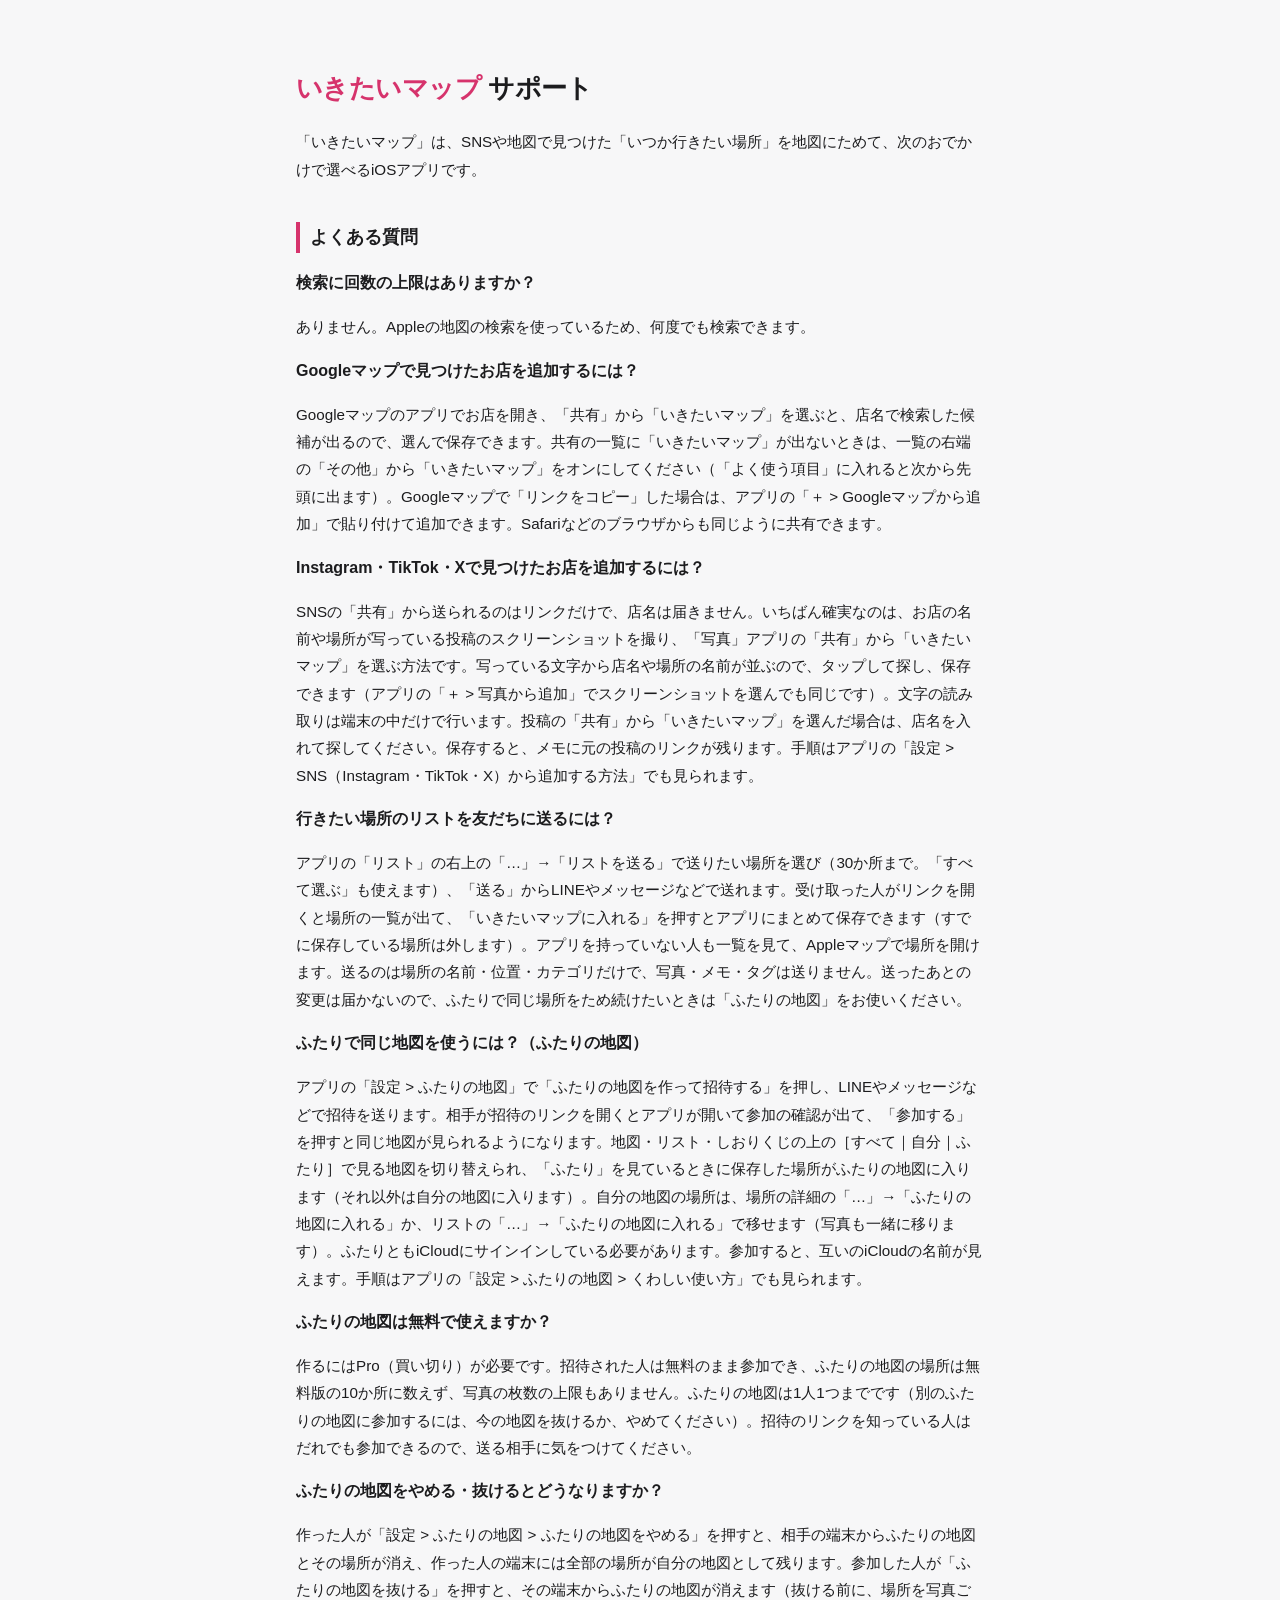
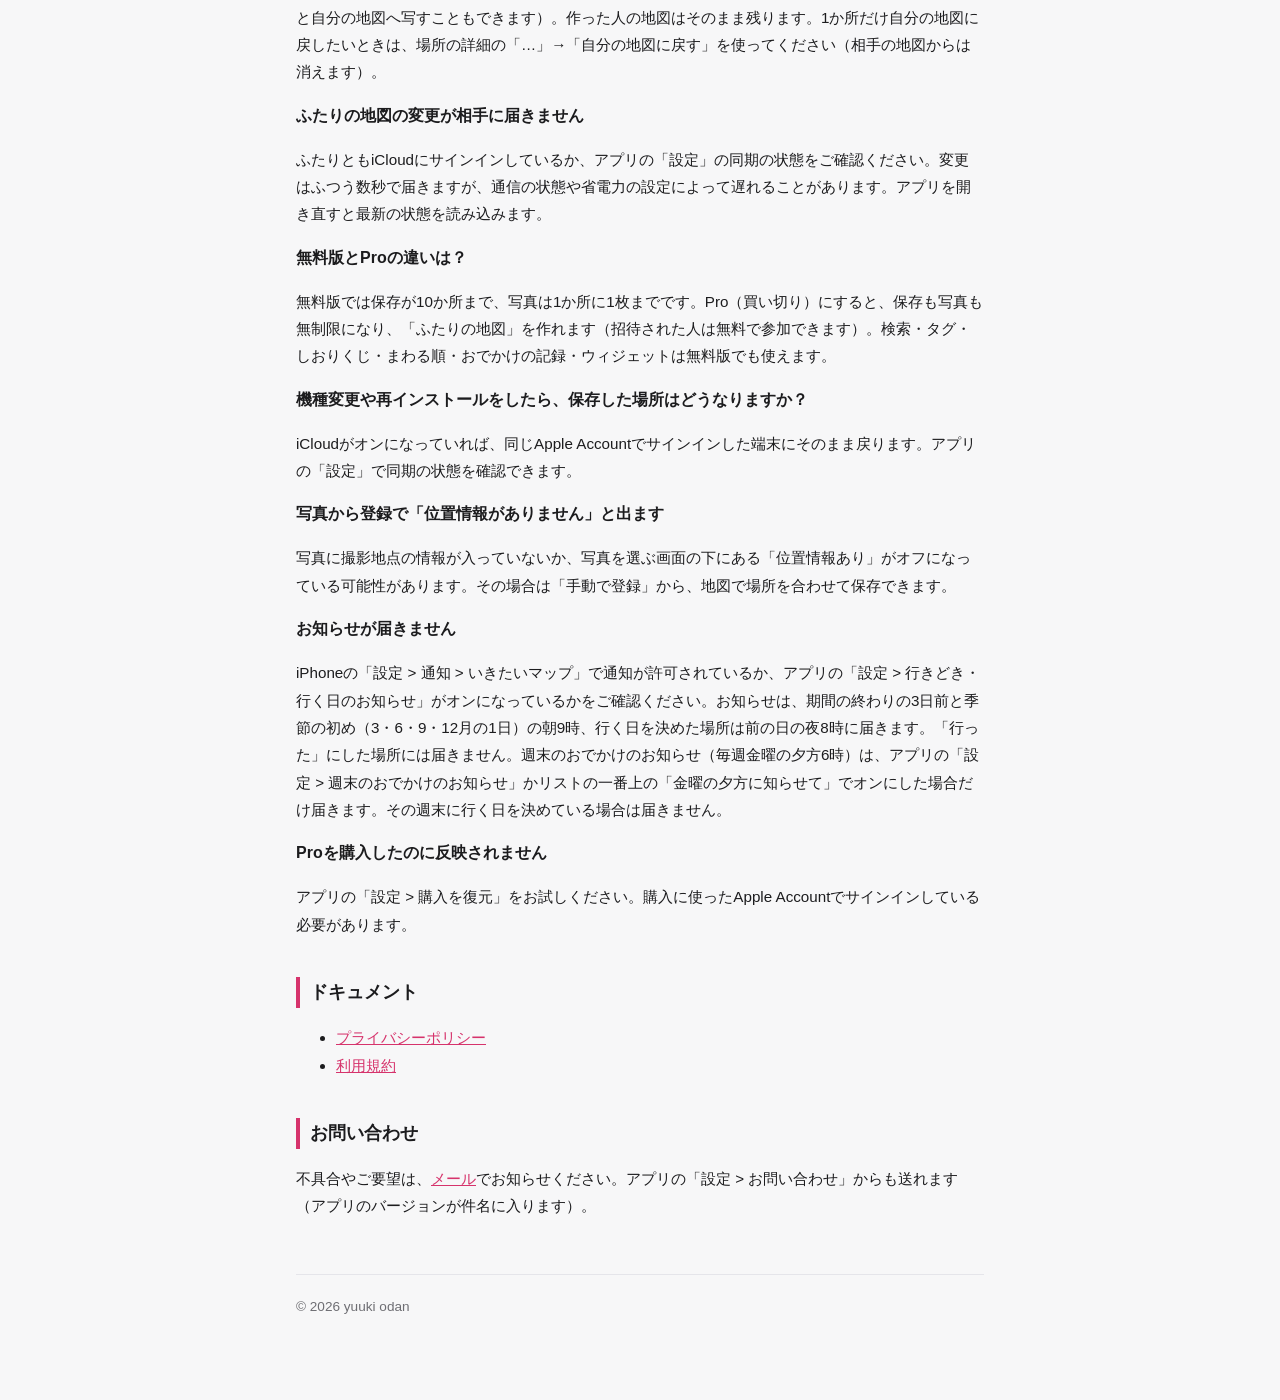
<file: index.html>
<!DOCTYPE html>
<html lang="ja">
<head>
<meta charset="UTF-8">
<meta name="viewport" content="width=device-width, initial-scale=1">
<title>いきたいマップ サポート</title>
<link rel="stylesheet" href="style.css">
</head>
<body>
<main>
<h1><span class="app">いきたいマップ</span> サポート</h1>
<p>「いきたいマップ」は、SNSや地図で見つけた「いつか行きたい場所」を地図にためて、次のおでかけで選べるiOSアプリです。</p>

<h2>よくある質問</h2>
<h3>検索に回数の上限はありますか？</h3>
<p>ありません。Appleの地図の検索を使っているため、何度でも検索できます。</p>
<h3>Googleマップで見つけたお店を追加するには？</h3>
<p>Googleマップのアプリでお店を開き、「共有」から「いきたいマップ」を選ぶと、店名で検索した候補が出るので、選んで保存できます。共有の一覧に「いきたいマップ」が出ないときは、一覧の右端の「その他」から「いきたいマップ」をオンにしてください（「よく使う項目」に入れると次から先頭に出ます）。Googleマップで「リンクをコピー」した場合は、アプリの「＋ &gt; Googleマップから追加」で貼り付けて追加できます。Safariなどのブラウザからも同じように共有できます。</p>
<h3>Instagram・TikTok・Xで見つけたお店を追加するには？</h3>
<p>SNSの「共有」から送られるのはリンクだけで、店名は届きません。いちばん確実なのは、お店の名前や場所が写っている投稿のスクリーンショットを撮り、「写真」アプリの「共有」から「いきたいマップ」を選ぶ方法です。写っている文字から店名や場所の名前が並ぶので、タップして探し、保存できます（アプリの「＋ &gt; 写真から追加」でスクリーンショットを選んでも同じです）。文字の読み取りは端末の中だけで行います。投稿の「共有」から「いきたいマップ」を選んだ場合は、店名を入れて探してください。保存すると、メモに元の投稿のリンクが残ります。手順はアプリの「設定 &gt; SNS（Instagram・TikTok・X）から追加する方法」でも見られます。</p>
<h3>行きたい場所のリストを友だちに送るには？</h3>
<p>アプリの「リスト」の右上の「…」→「リストを送る」で送りたい場所を選び（30か所まで。「すべて選ぶ」も使えます）、「送る」からLINEやメッセージなどで送れます。受け取った人がリンクを開くと場所の一覧が出て、「いきたいマップに入れる」を押すとアプリにまとめて保存できます（すでに保存している場所は外します）。アプリを持っていない人も一覧を見て、Appleマップで場所を開けます。送るのは場所の名前・位置・カテゴリだけで、写真・メモ・タグは送りません。送ったあとの変更は届かないので、ふたりで同じ場所をため続けたいときは「ふたりの地図」をお使いください。</p>
<h3>ふたりで同じ地図を使うには？（ふたりの地図）</h3>
<p>アプリの「設定 &gt; ふたりの地図」で「ふたりの地図を作って招待する」を押し、LINEやメッセージなどで招待を送ります。相手が招待のリンクを開くとアプリが開いて参加の確認が出て、「参加する」を押すと同じ地図が見られるようになります。地図・リスト・しおりくじの上の［すべて｜自分｜ふたり］で見る地図を切り替えられ、「ふたり」を見ているときに保存した場所がふたりの地図に入ります（それ以外は自分の地図に入ります）。自分の地図の場所は、場所の詳細の「…」→「ふたりの地図に入れる」か、リストの「…」→「ふたりの地図に入れる」で移せます（写真も一緒に移ります）。ふたりともiCloudにサインインしている必要があります。参加すると、互いのiCloudの名前が見えます。手順はアプリの「設定 &gt; ふたりの地図 &gt; くわしい使い方」でも見られます。</p>
<h3>ふたりの地図は無料で使えますか？</h3>
<p>作るにはPro（買い切り）が必要です。招待された人は無料のまま参加でき、ふたりの地図の場所は無料版の10か所に数えず、写真の枚数の上限もありません。ふたりの地図は1人1つまでです（別のふたりの地図に参加するには、今の地図を抜けるか、やめてください）。招待のリンクを知っている人はだれでも参加できるので、送る相手に気をつけてください。</p>
<h3>ふたりの地図をやめる・抜けるとどうなりますか？</h3>
<p>作った人が「設定 &gt; ふたりの地図 &gt; ふたりの地図をやめる」を押すと、相手の端末からふたりの地図とその場所が消え、作った人の端末には全部の場所が自分の地図として残ります。参加した人が「ふたりの地図を抜ける」を押すと、その端末からふたりの地図が消えます（抜ける前に、場所を写真ごと自分の地図へ写すこともできます）。作った人の地図はそのまま残ります。1か所だけ自分の地図に戻したいときは、場所の詳細の「…」→「自分の地図に戻す」を使ってください（相手の地図からは消えます）。</p>
<h3>ふたりの地図の変更が相手に届きません</h3>
<p>ふたりともiCloudにサインインしているか、アプリの「設定」の同期の状態をご確認ください。変更はふつう数秒で届きますが、通信の状態や省電力の設定によって遅れることがあります。アプリを開き直すと最新の状態を読み込みます。</p>
<h3>無料版とProの違いは？</h3>
<p>無料版では保存が10か所まで、写真は1か所に1枚までです。Pro（買い切り）にすると、保存も写真も無制限になり、「ふたりの地図」を作れます（招待された人は無料で参加できます）。検索・タグ・しおりくじ・まわる順・おでかけの記録・ウィジェットは無料版でも使えます。</p>
<h3>機種変更や再インストールをしたら、保存した場所はどうなりますか？</h3>
<p>iCloudがオンになっていれば、同じApple Accountでサインインした端末にそのまま戻ります。アプリの「設定」で同期の状態を確認できます。</p>
<h3>写真から登録で「位置情報がありません」と出ます</h3>
<p>写真に撮影地点の情報が入っていないか、写真を選ぶ画面の下にある「位置情報あり」がオフになっている可能性があります。その場合は「手動で登録」から、地図で場所を合わせて保存できます。</p>
<h3>お知らせが届きません</h3>
<p>iPhoneの「設定 &gt; 通知 &gt; いきたいマップ」で通知が許可されているか、アプリの「設定 &gt; 行きどき・行く日のお知らせ」がオンになっているかをご確認ください。お知らせは、期間の終わりの3日前と季節の初め（3・6・9・12月の1日）の朝9時、行く日を決めた場所は前の日の夜8時に届きます。「行った」にした場所には届きません。週末のおでかけのお知らせ（毎週金曜の夕方6時）は、アプリの「設定 &gt; 週末のおでかけのお知らせ」かリストの一番上の「金曜の夕方に知らせて」でオンにした場合だけ届きます。その週末に行く日を決めている場合は届きません。</p>
<h3>Proを購入したのに反映されません</h3>
<p>アプリの「設定 &gt; 購入を復元」をお試しください。購入に使ったApple Accountでサインインしている必要があります。</p>

<h2>ドキュメント</h2>
<ul>
<li><a href="privacy.html">プライバシーポリシー</a></li>
<li><a href="terms.html">利用規約</a></li>
</ul>

<h2>お問い合わせ</h2>
<p>不具合やご要望は、<a href="mailto:web-studio@ymail.ne.jp?subject=%E3%81%84%E3%81%8D%E3%81%9F%E3%81%84%E3%83%9E%E3%83%83%E3%83%97%20%E3%81%8A%E5%95%8F%E3%81%84%E5%90%88%E3%82%8F%E3%81%9B">メール</a>でお知らせください。アプリの「設定 &gt; お問い合わせ」からも送れます（アプリのバージョンが件名に入ります）。</p>
<footer>© 2026 yuuki odan</footer>
</main>
</body>
</html>
</file>
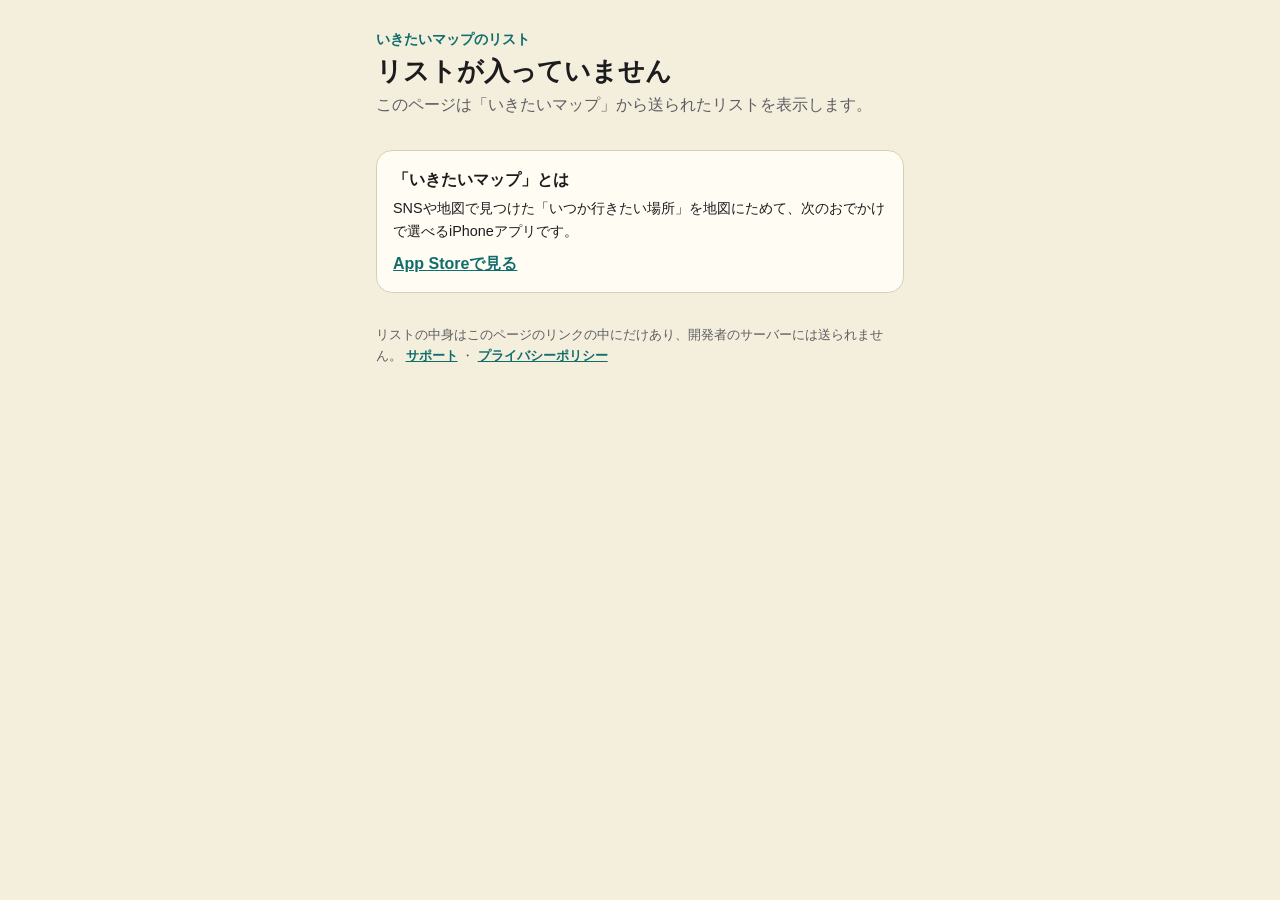
<file: list.html>
<!DOCTYPE html>
<html lang="ja">
<head>
<meta charset="UTF-8">
<meta name="viewport" content="width=device-width, initial-scale=1">
<!-- 外のものは何も読み込まない（一覧はリンクの「#」の後ろにあり、このページの中だけで読む） -->
<meta http-equiv="Content-Security-Policy" content="default-src 'none'; style-src 'unsafe-inline'; script-src 'unsafe-inline'; base-uri 'none'; form-action 'none'">
<meta name="robots" content="noindex">
<meta property="og:title" content="いきたいマップのリスト">
<meta property="og:description" content="行きたい場所のリストが届きました。開くと一覧を見られます">
<meta property="og:type" content="website">
<title>いきたいマップのリスト</title>
<style>
  /* アプリと同じ配色（UI/Theme.swift: brandFill・brand・canvas・paper・subInk） */
  :root { --brand: #0F6E6C; --fill: #0F6E6C; --ink: #1C1C1E; --sub: #5E5E63; --canvas: #F4EEDD; --paper: #FFFCF3; --line: #D8CFB6; }
  @media (prefers-color-scheme: dark) {
    :root { --brand: #5CC9C3; --ink: #F2F2F7; --sub: #AEAEB2; --canvas: #1B1A17; --paper: #2C2C2E; --line: #5A5A5E; }
  }
  * { box-sizing: border-box; }
  body { margin: 0; background: var(--canvas); color: var(--ink); line-height: 1.6;
         font-family: -apple-system, "Hiragino Maru Gothic ProN", "Hiragino Sans", "Noto Sans JP", sans-serif; }
  main { max-width: 560px; margin: 0 auto; padding: 28px 16px 48px; }
  .eyebrow { color: var(--brand); font-weight: 700; font-size: 0.9rem; margin: 0; }
  h1 { font-size: 1.6rem; line-height: 1.3; margin: 4px 0; overflow-wrap: anywhere; }
  .count { color: var(--sub); margin: 0 0 20px; }
  .open { display: block; text-align: center; background: var(--fill); color: #fff; text-decoration: none;
          font-weight: 700; font-size: 1.05rem; padding: 14px; border-radius: 999px; }
  .note { color: var(--sub); font-size: 0.85rem; margin: 8px 4px 24px; }
  /* 受け取り方の手順（番号の丸は白い文字を載せるので fill） */
  .steps { margin: 0 0 16px; padding: 12px 16px; background: var(--paper); border: 1px solid var(--line); border-radius: 16px; }
  .steps p { display: flex; gap: 10px; align-items: flex-start; margin: 4px 0; font-size: 0.95rem; }
  .steps span { flex: none; width: 1.5em; height: 1.5em; border-radius: 50%; background: var(--fill); color: #fff;
                font-size: 0.8rem; font-weight: 700; display: grid; place-items: center; margin-top: 0.1em; }
  ol { list-style: none; padding: 0; margin: 0; background: var(--paper); border: 1px solid var(--line); border-radius: 16px; }
  li { display: flex; align-items: center; gap: 12px; padding: 12px 16px; border-top: 1px solid var(--line); }
  li:first-child { border-top: none; }
  .emoji { flex: none; width: 40px; height: 40px; border-radius: 10px; background: var(--canvas);
           display: grid; place-items: center; font-size: 1.3rem; }
  .text { flex: 1; min-width: 0; }
  .name { font-weight: 600; overflow-wrap: anywhere; }
  .category { color: var(--sub); font-size: 0.8rem; }
  li a { color: var(--brand); font-size: 0.9rem; white-space: nowrap; text-decoration: none; padding: 12px 0 12px 8px; }
  .about { margin-top: 32px; padding: 16px; background: var(--paper); border: 1px solid var(--line); border-radius: 16px; }
  .about h2 { font-size: 1rem; margin: 0 0 4px; }
  .about p { margin: 0 0 8px; font-size: 0.9rem; }
  .about a, footer a { color: var(--brand); font-weight: 600; }
  footer { margin-top: 32px; color: var(--sub); font-size: 0.8rem; }
  [hidden] { display: none !important; }
</style>
</head>
<body>
<main>
  <p class="eyebrow">いきたいマップのリスト</p>
  <h1 id="title">リストを読み込んでいます…</h1>
  <p class="count" id="count"></p>
  <div id="actions" hidden>
    <div class="steps">
      <p><span>1</span>下の「いきたいマップに入れる」を押す</p>
      <p><span>2</span>アプリが開いたら「◯か所を保存」を押す</p>
    </div>
    <a class="open" id="open" href="ikitaimap://import">いきたいマップに入れる</a>
    <p class="note">まだ保存していない場所をまとめて保存できます。押してもアプリが開かないときは、画面のメニュー（「…」など）から「ブラウザで開く」（Safari）を選び、もう一度押してください。アプリが無いときは、下の「App Storeで見る」から入れてから、もう一度このボタンを押してください。</p>
  </div>
  <ol id="list" hidden></ol>
  <section class="about">
    <h2>「いきたいマップ」とは</h2>
    <p>SNSや地図で見つけた「いつか行きたい場所」を地図にためて、次のおでかけで選べるiPhoneアプリです。</p>
    <a href="https://apps.apple.com/app/id6816359193">App Storeで見る</a>
  </section>
  <footer>
    リストの中身はこのページのリンクの中にだけあり、開発者のサーバーには送られません。
    <a href="./">サポート</a> ・ <a href="privacy.html">プライバシーポリシー</a>
  </footer>
</main>
<script>
  // 形式（v1・アプリの Domain/SpotListLink.swift と同じ）:
  // リンクの「#」の後ろ = base64url( deflate-raw( {"v":1,"t":見出し,"p":[[名前, 緯度×10⁵, 経度×10⁵, カテゴリ, 場所ID?], …]} ) )
  const CATEGORIES = {
    cafe: ["☕️", "カフェ"], food: ["🍴", "ごはん"], sightseeing: ["📸", "観光"], play: ["🎡", "遊び"],
    shopping: ["🛍️", "買い物"], nature: ["🌿", "自然"], other: ["📍", "その他"]
  };
  const MAX_PLACES = 30;

  async function decode(fragment) {
    const b64 = fragment.replace(/-/g, "+").replace(/_/g, "/");
    const bytes = Uint8Array.from(atob(b64 + "===".slice((b64.length + 3) % 4)), c => c.charCodeAt(0));
    const stream = new Blob([bytes]).stream().pipeThrough(new DecompressionStream("deflate-raw"));
    const data = JSON.parse(await new Response(stream).text());
    if (data.v !== 1 || !Array.isArray(data.p)) throw new Error("format");
    const places = data.p.filter(p => Array.isArray(p) && typeof p[0] === "string" && p[0].trim()
                                    && Number.isInteger(p[1]) && Number.isInteger(p[2])).slice(0, MAX_PLACES);
    if (places.length === 0) throw new Error("empty");
    const title = typeof data.t === "string" && data.t.trim() ? data.t.trim().slice(0, 20) : "行きたい場所";
    return { title, places };
  }

  function element(tag, className, text) {
    const el = document.createElement(tag);
    if (className) el.className = className;
    if (text !== undefined) el.textContent = text;
    return el;
  }

  // 開いたままのページで「#」の後ろだけが変わったとき（別のリストのリンクを開いた）は読み直す
  addEventListener("hashchange", () => location.reload());

  (async () => {
    const fragment = location.hash.slice(1);
    const title = document.getElementById("title");
    if (!fragment) {
      title.textContent = "リストが入っていません";
      document.getElementById("count").textContent = "このページは「いきたいマップ」から送られたリストを表示します。";
      return;
    }
    try {
      const { title: name, places } = await decode(fragment);
      title.textContent = name;
      document.title = `${name} - いきたいマップのリスト`;
      document.getElementById("count").textContent = `${places.length}か所`;
      document.getElementById("open").href = "ikitaimap://import#" + fragment;
      document.getElementById("actions").hidden = false;
      const list = document.getElementById("list");
      for (const [placeName, lat, lon, category] of places) {
        const [emoji, label] = CATEGORIES[category] || CATEGORIES.other;
        const li = element("li");
        const text = element("div", "text");
        text.append(element("div", "name", placeName.trim().slice(0, 80)), element("div", "category", label));
        const map = element("a", "", "地図で見る");
        map.href = `https://maps.apple.com/?ll=${lat / 1e5},${lon / 1e5}&q=${encodeURIComponent(placeName)}`;
        li.append(element("span", "emoji", emoji), text, map);
        list.append(li);
      }
      list.hidden = false;
    } catch (e) {
      title.textContent = "リストを読み取れませんでした";
      document.getElementById("count").textContent =
        "リンクが途中で切れていないか、送ってくれた人に確かめてください。";
    }
  })();
</script>
</body>
</html>
</file>
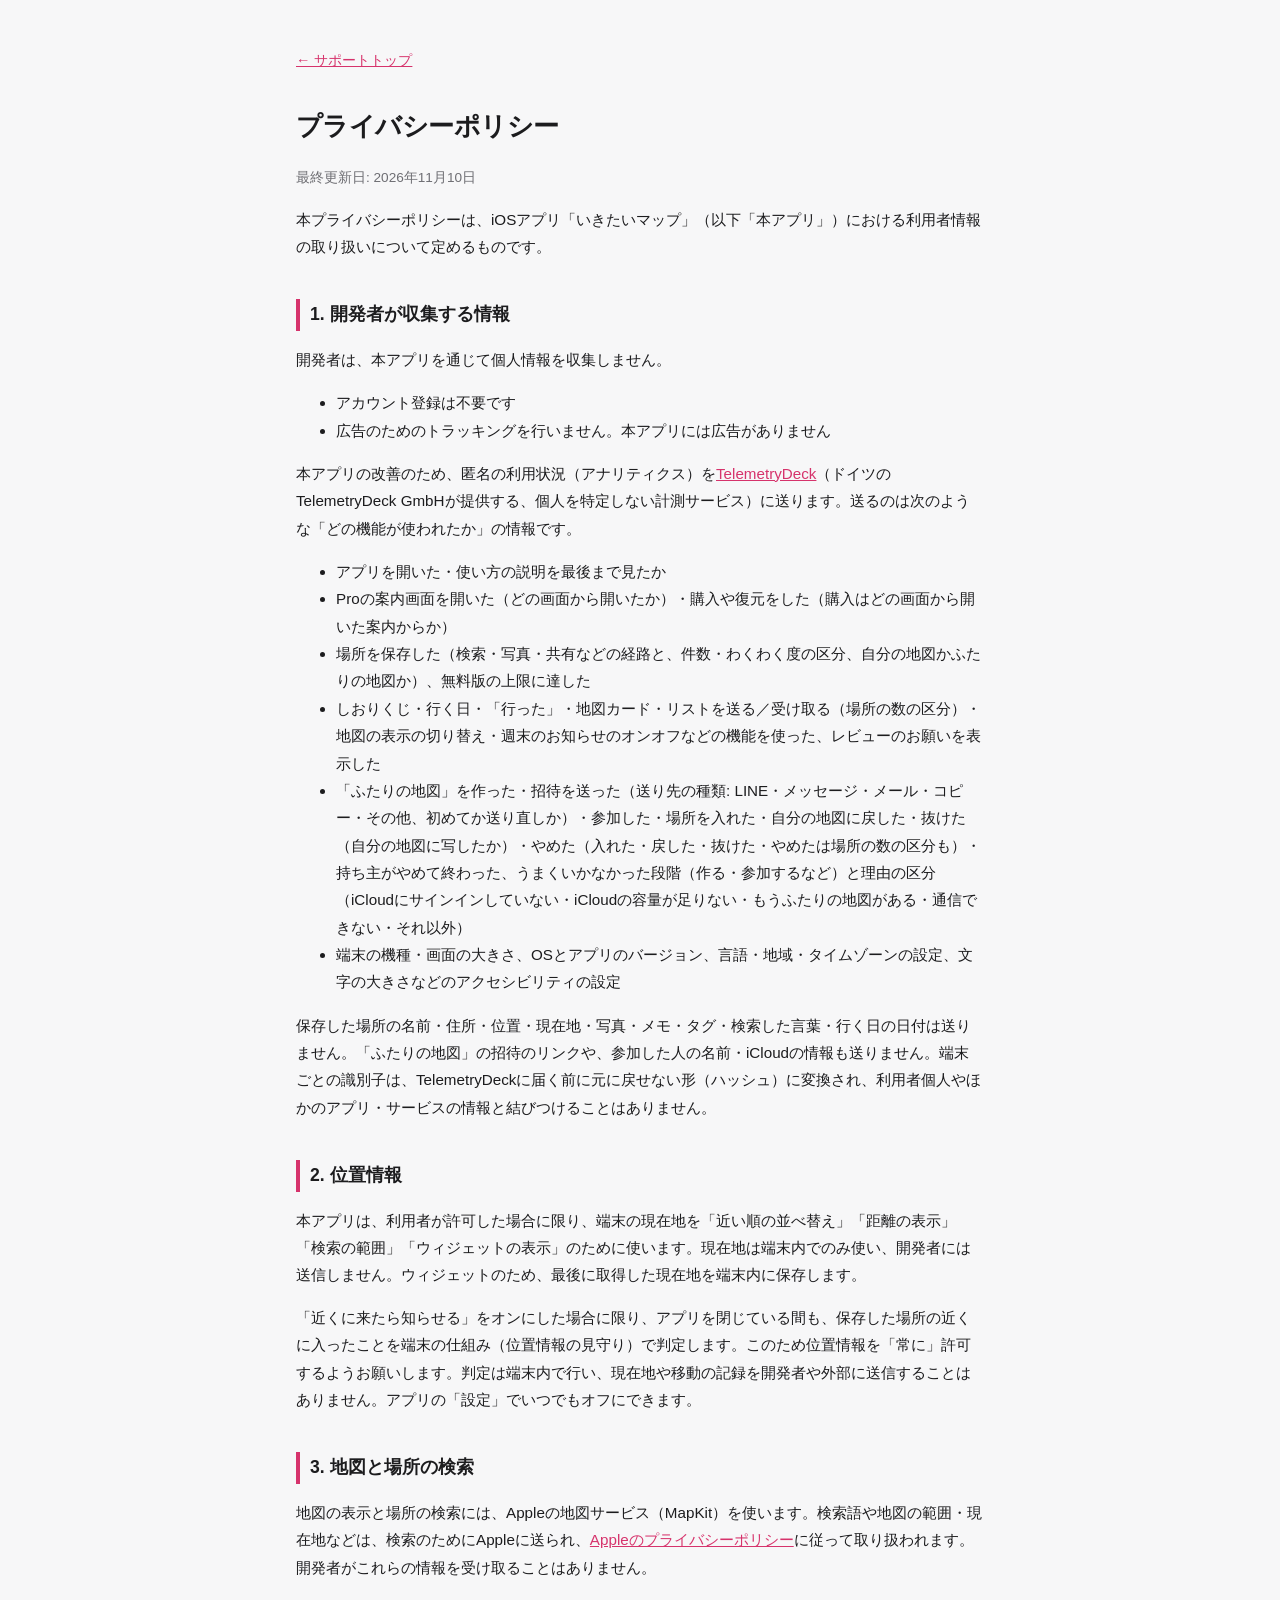
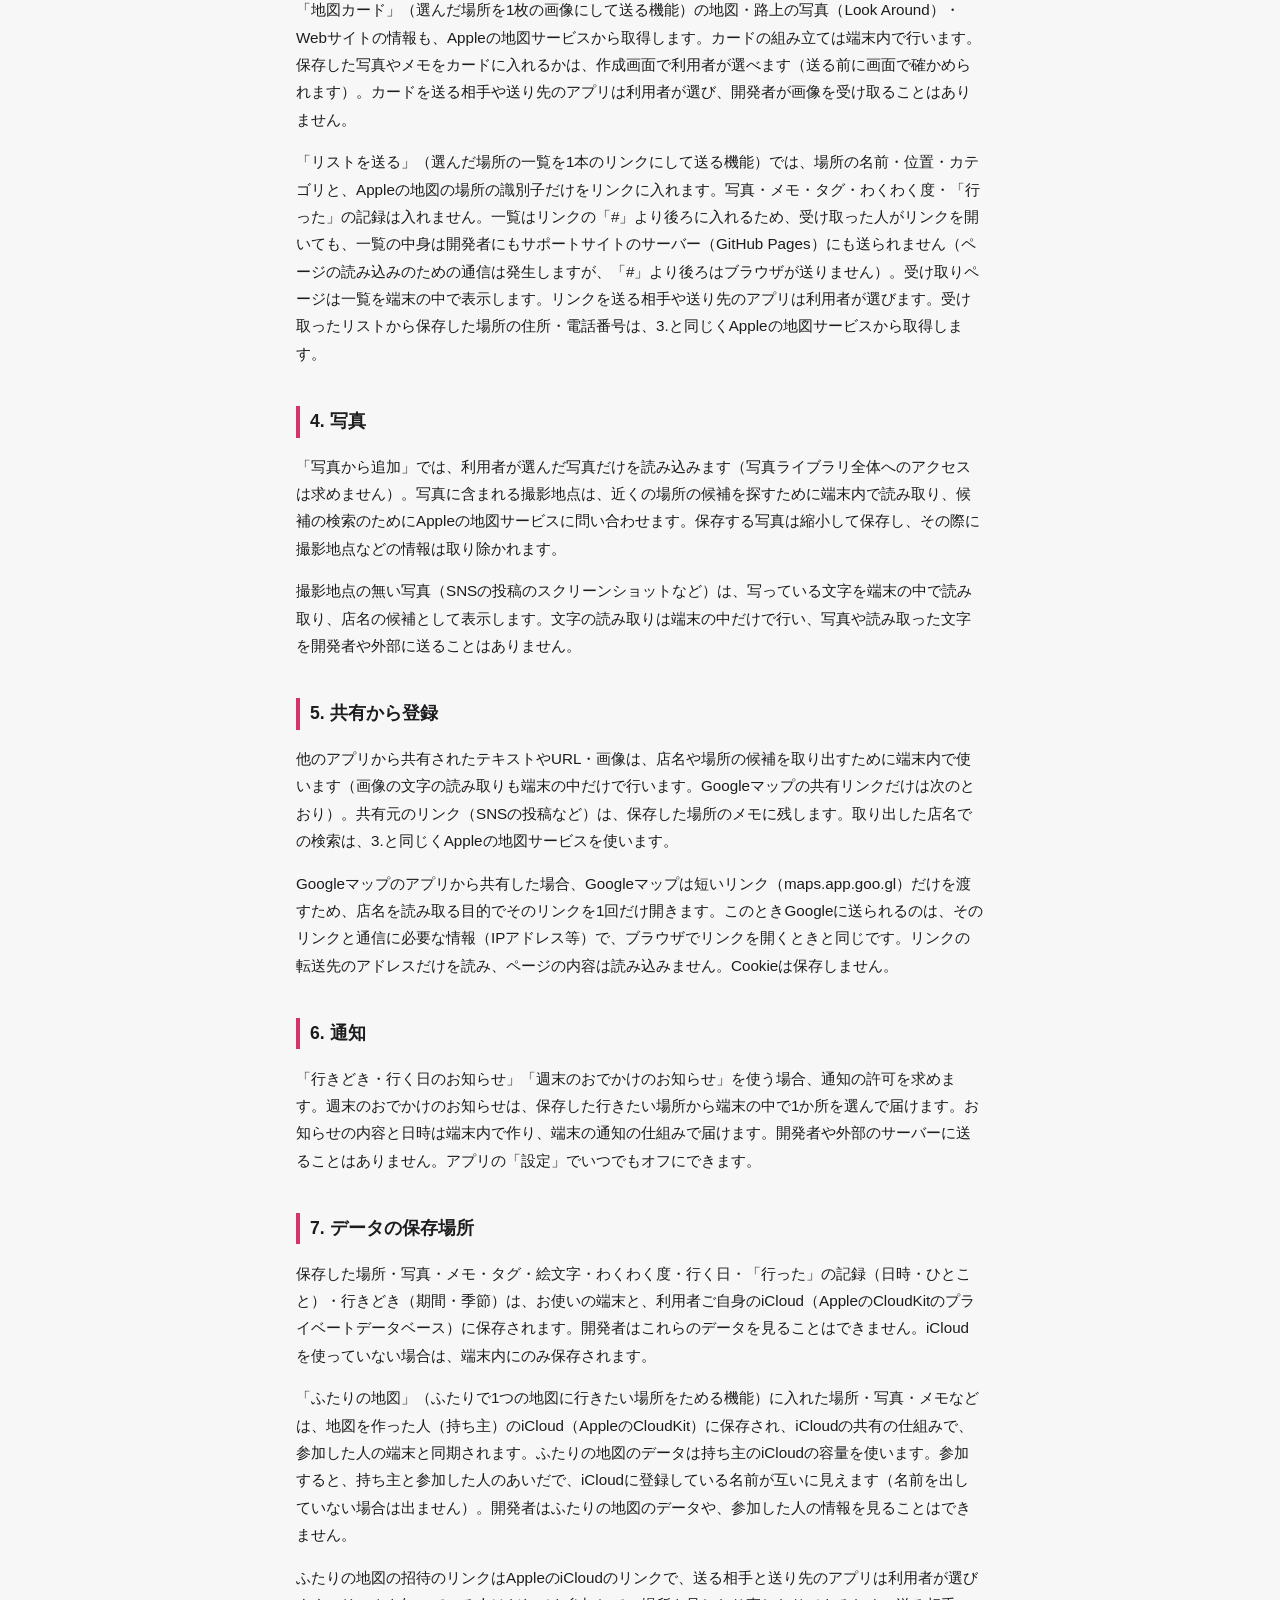
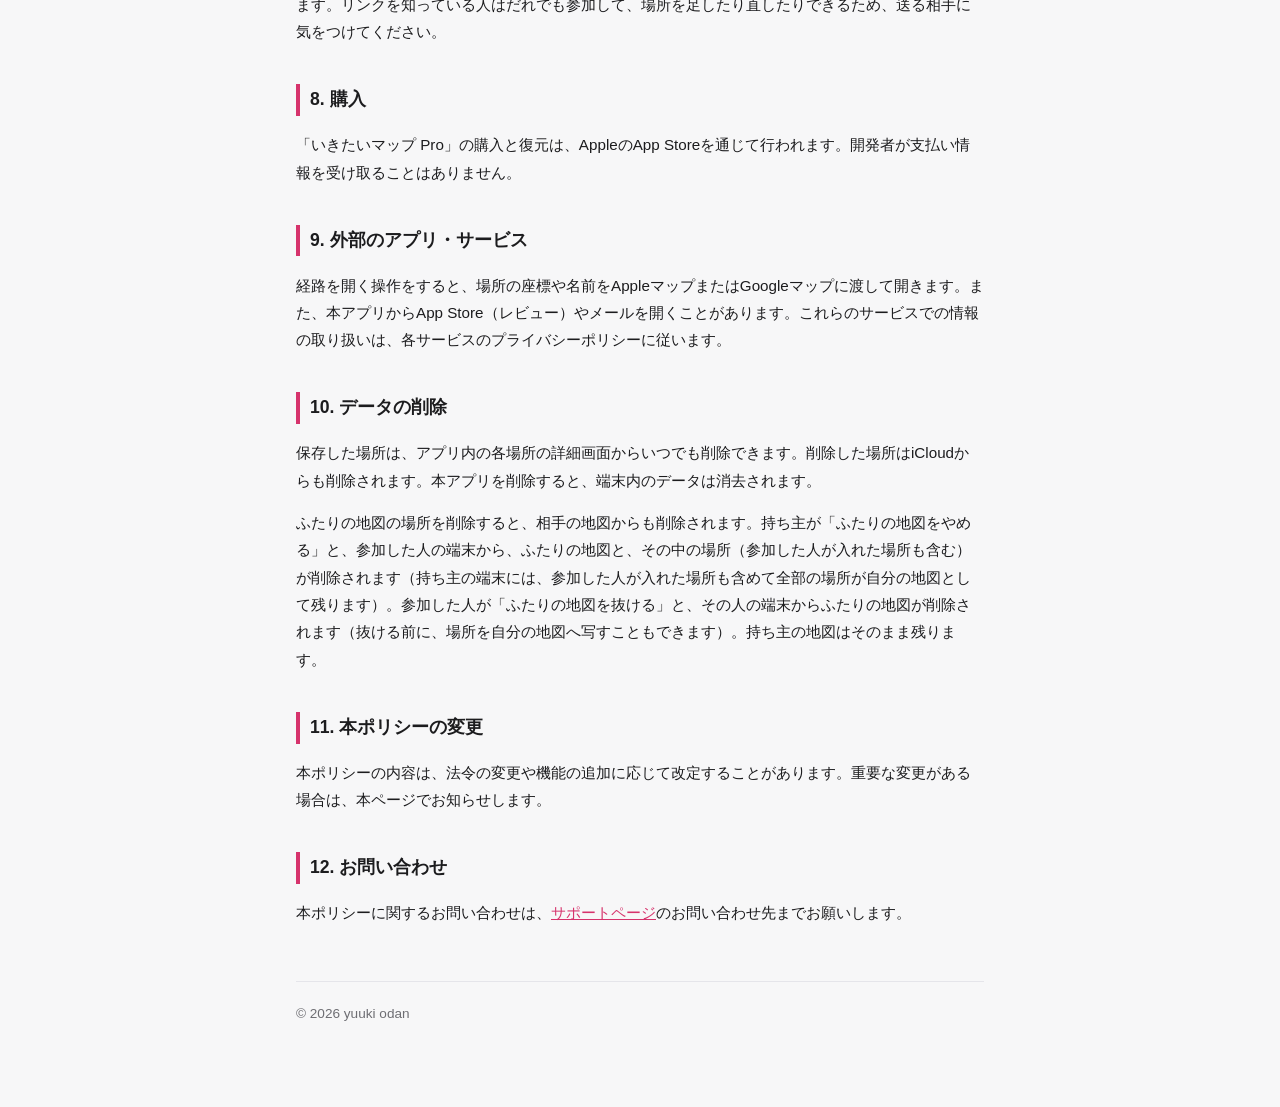
<file: privacy.html>
<!DOCTYPE html>
<html lang="ja">
<head>
<meta charset="UTF-8">
<meta name="viewport" content="width=device-width, initial-scale=1">
<title>プライバシーポリシー | いきたいマップ</title>
<link rel="stylesheet" href="style.css">
</head>
<body>
<main>
<nav><a href="index.html">← サポートトップ</a></nav>
<h1>プライバシーポリシー</h1>
<p class="meta">最終更新日: 2026年11月10日</p>
<p>本プライバシーポリシーは、iOSアプリ「いきたいマップ」（以下「本アプリ」）における利用者情報の取り扱いについて定めるものです。</p>

<h2>1. 開発者が収集する情報</h2>
<p>開発者は、本アプリを通じて個人情報を収集しません。</p>
<ul>
<li>アカウント登録は不要です</li>
<li>広告のためのトラッキングを行いません。本アプリには広告がありません</li>
</ul>
<p>本アプリの改善のため、匿名の利用状況（アナリティクス）を<a href="https://telemetrydeck.com/privacy/">TelemetryDeck</a>（ドイツのTelemetryDeck GmbHが提供する、個人を特定しない計測サービス）に送ります。送るのは次のような「どの機能が使われたか」の情報です。</p>
<ul>
<li>アプリを開いた・使い方の説明を最後まで見たか</li>
<li>Proの案内画面を開いた（どの画面から開いたか）・購入や復元をした（購入はどの画面から開いた案内からか）</li>
<li>場所を保存した（検索・写真・共有などの経路と、件数・わくわく度の区分、自分の地図かふたりの地図か）、無料版の上限に達した</li>
<li>しおりくじ・行く日・「行った」・地図カード・リストを送る／受け取る（場所の数の区分）・地図の表示の切り替え・週末のお知らせのオンオフなどの機能を使った、レビューのお願いを表示した</li>
<li>「ふたりの地図」を作った・招待を送った（送り先の種類: LINE・メッセージ・メール・コピー・その他、初めてか送り直しか）・参加した・場所を入れた・自分の地図に戻した・抜けた（自分の地図に写したか）・やめた（入れた・戻した・抜けた・やめたは場所の数の区分も）・持ち主がやめて終わった、うまくいかなかった段階（作る・参加するなど）と理由の区分（iCloudにサインインしていない・iCloudの容量が足りない・もうふたりの地図がある・通信できない・それ以外）</li>
<li>端末の機種・画面の大きさ、OSとアプリのバージョン、言語・地域・タイムゾーンの設定、文字の大きさなどのアクセシビリティの設定</li>
</ul>
<p>保存した場所の名前・住所・位置・現在地・写真・メモ・タグ・検索した言葉・行く日の日付は送りません。「ふたりの地図」の招待のリンクや、参加した人の名前・iCloudの情報も送りません。端末ごとの識別子は、TelemetryDeckに届く前に元に戻せない形（ハッシュ）に変換され、利用者個人やほかのアプリ・サービスの情報と結びつけることはありません。</p>

<h2>2. 位置情報</h2>
<p>本アプリは、利用者が許可した場合に限り、端末の現在地を「近い順の並べ替え」「距離の表示」「検索の範囲」「ウィジェットの表示」のために使います。現在地は端末内でのみ使い、開発者には送信しません。ウィジェットのため、最後に取得した現在地を端末内に保存します。</p>
<p>「近くに来たら知らせる」をオンにした場合に限り、アプリを閉じている間も、保存した場所の近くに入ったことを端末の仕組み（位置情報の見守り）で判定します。このため位置情報を「常に」許可するようお願いします。判定は端末内で行い、現在地や移動の記録を開発者や外部に送信することはありません。アプリの「設定」でいつでもオフにできます。</p>

<h2>3. 地図と場所の検索</h2>
<p>地図の表示と場所の検索には、Appleの地図サービス（MapKit）を使います。検索語や地図の範囲・現在地などは、検索のためにAppleに送られ、<a href="https://www.apple.com/jp/legal/privacy/">Appleのプライバシーポリシー</a>に従って取り扱われます。開発者がこれらの情報を受け取ることはありません。</p>
<p>「地図カード」（選んだ場所を1枚の画像にして送る機能）の地図・路上の写真（Look Around）・Webサイトの情報も、Appleの地図サービスから取得します。カードの組み立ては端末内で行います。保存した写真やメモをカードに入れるかは、作成画面で利用者が選べます（送る前に画面で確かめられます）。カードを送る相手や送り先のアプリは利用者が選び、開発者が画像を受け取ることはありません。</p>
<p>「リストを送る」（選んだ場所の一覧を1本のリンクにして送る機能）では、場所の名前・位置・カテゴリと、Appleの地図の場所の識別子だけをリンクに入れます。写真・メモ・タグ・わくわく度・「行った」の記録は入れません。一覧はリンクの「#」より後ろに入れるため、受け取った人がリンクを開いても、一覧の中身は開発者にもサポートサイトのサーバー（GitHub Pages）にも送られません（ページの読み込みのための通信は発生しますが、「#」より後ろはブラウザが送りません）。受け取りページは一覧を端末の中で表示します。リンクを送る相手や送り先のアプリは利用者が選びます。受け取ったリストから保存した場所の住所・電話番号は、3.と同じくAppleの地図サービスから取得します。</p>

<h2>4. 写真</h2>
<p>「写真から追加」では、利用者が選んだ写真だけを読み込みます（写真ライブラリ全体へのアクセスは求めません）。写真に含まれる撮影地点は、近くの場所の候補を探すために端末内で読み取り、候補の検索のためにAppleの地図サービスに問い合わせます。保存する写真は縮小して保存し、その際に撮影地点などの情報は取り除かれます。</p>
<p>撮影地点の無い写真（SNSの投稿のスクリーンショットなど）は、写っている文字を端末の中で読み取り、店名の候補として表示します。文字の読み取りは端末の中だけで行い、写真や読み取った文字を開発者や外部に送ることはありません。</p>

<h2>5. 共有から登録</h2>
<p>他のアプリから共有されたテキストやURL・画像は、店名や場所の候補を取り出すために端末内で使います（画像の文字の読み取りも端末の中だけで行います。Googleマップの共有リンクだけは次のとおり）。共有元のリンク（SNSの投稿など）は、保存した場所のメモに残します。取り出した店名での検索は、3.と同じくAppleの地図サービスを使います。</p>
<p>Googleマップのアプリから共有した場合、Googleマップは短いリンク（maps.app.goo.gl）だけを渡すため、店名を読み取る目的でそのリンクを1回だけ開きます。このときGoogleに送られるのは、そのリンクと通信に必要な情報（IPアドレス等）で、ブラウザでリンクを開くときと同じです。リンクの転送先のアドレスだけを読み、ページの内容は読み込みません。Cookieは保存しません。</p>

<h2>6. 通知</h2>
<p>「行きどき・行く日のお知らせ」「週末のおでかけのお知らせ」を使う場合、通知の許可を求めます。週末のおでかけのお知らせは、保存した行きたい場所から端末の中で1か所を選んで届けます。お知らせの内容と日時は端末内で作り、端末の通知の仕組みで届けます。開発者や外部のサーバーに送ることはありません。アプリの「設定」でいつでもオフにできます。</p>

<h2>7. データの保存場所</h2>
<p>保存した場所・写真・メモ・タグ・絵文字・わくわく度・行く日・「行った」の記録（日時・ひとこと）・行きどき（期間・季節）は、お使いの端末と、利用者ご自身のiCloud（AppleのCloudKitのプライベートデータベース）に保存されます。開発者はこれらのデータを見ることはできません。iCloudを使っていない場合は、端末内にのみ保存されます。</p>
<p>「ふたりの地図」（ふたりで1つの地図に行きたい場所をためる機能）に入れた場所・写真・メモなどは、地図を作った人（持ち主）のiCloud（AppleのCloudKit）に保存され、iCloudの共有の仕組みで、参加した人の端末と同期されます。ふたりの地図のデータは持ち主のiCloudの容量を使います。参加すると、持ち主と参加した人のあいだで、iCloudに登録している名前が互いに見えます（名前を出していない場合は出ません）。開発者はふたりの地図のデータや、参加した人の情報を見ることはできません。</p>
<p>ふたりの地図の招待のリンクはAppleのiCloudのリンクで、送る相手と送り先のアプリは利用者が選びます。リンクを知っている人はだれでも参加して、場所を足したり直したりできるため、送る相手に気をつけてください。</p>

<h2>8. 購入</h2>
<p>「いきたいマップ Pro」の購入と復元は、AppleのApp Storeを通じて行われます。開発者が支払い情報を受け取ることはありません。</p>

<h2>9. 外部のアプリ・サービス</h2>
<p>経路を開く操作をすると、場所の座標や名前をAppleマップまたはGoogleマップに渡して開きます。また、本アプリからApp Store（レビュー）やメールを開くことがあります。これらのサービスでの情報の取り扱いは、各サービスのプライバシーポリシーに従います。</p>

<h2>10. データの削除</h2>
<p>保存した場所は、アプリ内の各場所の詳細画面からいつでも削除できます。削除した場所はiCloudからも削除されます。本アプリを削除すると、端末内のデータは消去されます。</p>
<p>ふたりの地図の場所を削除すると、相手の地図からも削除されます。持ち主が「ふたりの地図をやめる」と、参加した人の端末から、ふたりの地図と、その中の場所（参加した人が入れた場所も含む）が削除されます（持ち主の端末には、参加した人が入れた場所も含めて全部の場所が自分の地図として残ります）。参加した人が「ふたりの地図を抜ける」と、その人の端末からふたりの地図が削除されます（抜ける前に、場所を自分の地図へ写すこともできます）。持ち主の地図はそのまま残ります。</p>

<h2>11. 本ポリシーの変更</h2>
<p>本ポリシーの内容は、法令の変更や機能の追加に応じて改定することがあります。重要な変更がある場合は、本ページでお知らせします。</p>

<h2>12. お問い合わせ</h2>
<p>本ポリシーに関するお問い合わせは、<a href="index.html">サポートページ</a>のお問い合わせ先までお願いします。</p>
<footer>© 2026 yuuki odan</footer>
</main>
</body>
</html>
</file>
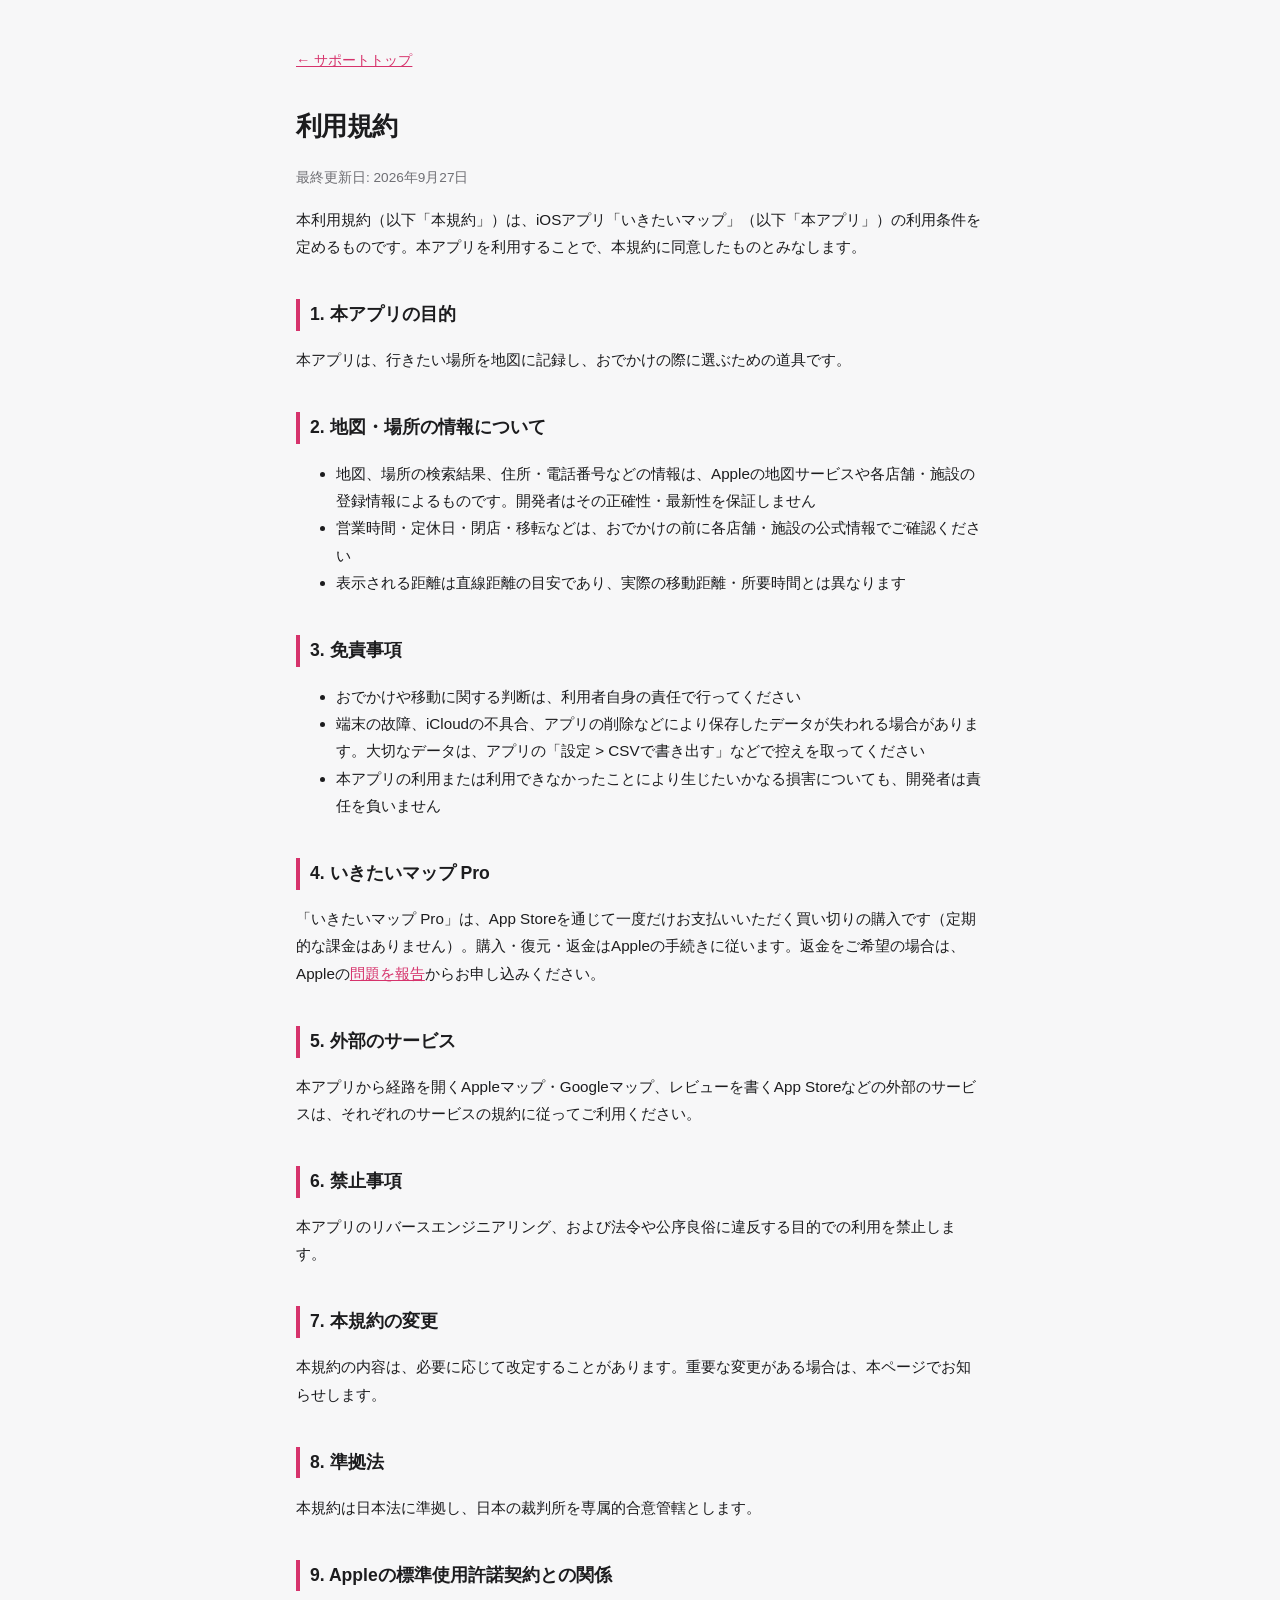
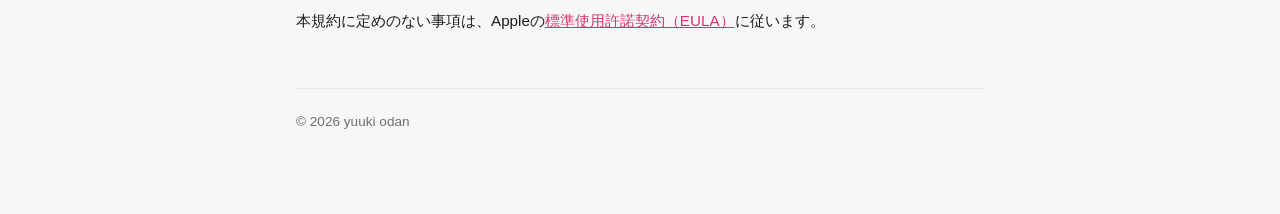
<file: terms.html>
<!DOCTYPE html>
<html lang="ja">
<head>
<meta charset="UTF-8">
<meta name="viewport" content="width=device-width, initial-scale=1">
<title>利用規約 | いきたいマップ</title>
<link rel="stylesheet" href="style.css">
</head>
<body>
<main>
<nav><a href="index.html">← サポートトップ</a></nav>
<h1>利用規約</h1>
<p class="meta">最終更新日: 2026年9月27日</p>
<p>本利用規約（以下「本規約」）は、iOSアプリ「いきたいマップ」（以下「本アプリ」）の利用条件を定めるものです。本アプリを利用することで、本規約に同意したものとみなします。</p>

<h2>1. 本アプリの目的</h2>
<p>本アプリは、行きたい場所を地図に記録し、おでかけの際に選ぶための道具です。</p>

<h2>2. 地図・場所の情報について</h2>
<ul>
<li>地図、場所の検索結果、住所・電話番号などの情報は、Appleの地図サービスや各店舗・施設の登録情報によるものです。開発者はその正確性・最新性を保証しません</li>
<li>営業時間・定休日・閉店・移転などは、おでかけの前に各店舗・施設の公式情報でご確認ください</li>
<li>表示される距離は直線距離の目安であり、実際の移動距離・所要時間とは異なります</li>
</ul>

<h2>3. 免責事項</h2>
<ul>
<li>おでかけや移動に関する判断は、利用者自身の責任で行ってください</li>
<li>端末の故障、iCloudの不具合、アプリの削除などにより保存したデータが失われる場合があります。大切なデータは、アプリの「設定 &gt; CSVで書き出す」などで控えを取ってください</li>
<li>本アプリの利用または利用できなかったことにより生じたいかなる損害についても、開発者は責任を負いません</li>
</ul>

<h2>4. いきたいマップ Pro</h2>
<p>「いきたいマップ Pro」は、App Storeを通じて一度だけお支払いいただく買い切りの購入です（定期的な課金はありません）。購入・復元・返金はAppleの手続きに従います。返金をご希望の場合は、Appleの<a href="https://reportaproblem.apple.com/">問題を報告</a>からお申し込みください。</p>

<h2>5. 外部のサービス</h2>
<p>本アプリから経路を開くAppleマップ・Googleマップ、レビューを書くApp Storeなどの外部のサービスは、それぞれのサービスの規約に従ってご利用ください。</p>

<h2>6. 禁止事項</h2>
<p>本アプリのリバースエンジニアリング、および法令や公序良俗に違反する目的での利用を禁止します。</p>

<h2>7. 本規約の変更</h2>
<p>本規約の内容は、必要に応じて改定することがあります。重要な変更がある場合は、本ページでお知らせします。</p>

<h2>8. 準拠法</h2>
<p>本規約は日本法に準拠し、日本の裁判所を専属的合意管轄とします。</p>

<h2>9. Appleの標準使用許諾契約との関係</h2>
<p>本規約に定めのない事項は、Appleの<a href="https://www.apple.com/legal/internet-services/itunes/dev/stdeula/">標準使用許諾契約（EULA）</a>に従います。</p>
<footer>© 2026 yuuki odan</footer>
</main>
</body>
</html>
</file>
<file: style.css>
:root { --brand: #D6336C; --ink: #1C1C1E; --secondary: #6e6e73; --bg: #f7f7f8; --line: #e5e5ea; }
@media (prefers-color-scheme: dark) {
  :root { --brand: #FF6B9A; --ink: #F2F2F7; --secondary: #a1a1a6; --bg: #1c1c1e; --line: #3a3a3c; }
}
* { box-sizing: border-box; }
body { margin: 0; font-family: -apple-system, BlinkMacSystemFont, "Hiragino Sans", "Noto Sans JP", sans-serif; color: var(--ink); background: var(--bg); line-height: 1.8; }
main { max-width: 720px; margin: 0 auto; padding: 48px 16px 80px; }
h1 { font-size: 1.6rem; letter-spacing: -0.02em; }
h1 .app { color: var(--brand); }
h2 { font-size: 1.1rem; margin-top: 2.2em; border-left: 4px solid var(--brand); padding-left: 10px; }
h3 { font-size: 1rem; margin-bottom: 0.2em; }
p, li { font-size: 0.95rem; }
.meta { color: var(--secondary); font-size: 0.85rem; }
a { color: var(--brand); }
footer { margin-top: 4em; padding-top: 1.5em; border-top: 1px solid var(--line); color: var(--secondary); font-size: 0.85rem; }
nav { margin-bottom: 2em; font-size: 0.9rem; }
</file>
